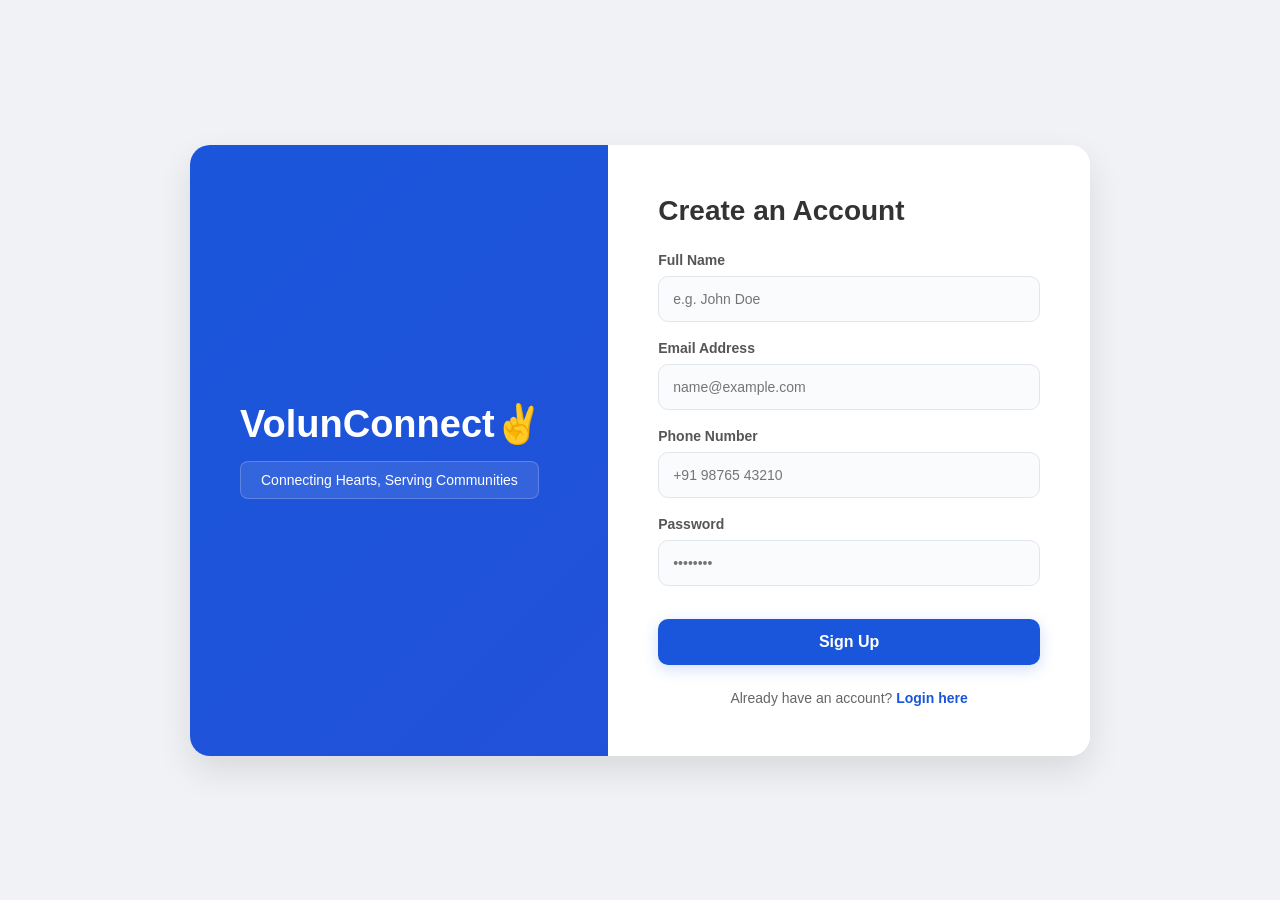
<file: backend/templates/signup.html>
<!DOCTYPE html>
<html lang="en">
<head>
    <meta charset="UTF-8">
    <meta name="viewport" content="width=device-width, initial-scale=1.0">
    <title>Welcome to VolunConnect</title>
    <style>
        /* Base Reset & Font */
        * { box-sizing: border-box; margin: 0; padding: 0; font-family: 'Segoe UI', Tahoma, Geneva, Verdana, sans-serif; }
        body { background: #f0f2f5; display: flex; justify-content: center; align-items: center; min-height: 100vh; padding: 20px; }
        
        /* Main Card Container */
        .container { 
            background: #fff; 
            border-radius: 20px; 
            box-shadow: 0 15px 35px rgba(0,0,0,0.1); 
            display: flex; 
            max-width: 900px; 
            width: 100%; 
            overflow: hidden; 
            position: relative;
        }

        /* Left Branding Panel */
        .left-panel { 
            background: linear-gradient(135deg, #1a56db, #2151D8); 
            color: white; 
            padding: 50px; 
            flex: 1; 
            display: flex; 
            flex-direction: column; 
            justify-content: center; 
        }
        .left-panel h1 { font-size: 38px; margin-bottom: 15px; font-weight: 800; }
        .left-panel p { font-size: 16px; opacity: 0.9; line-height: 1.6; margin-bottom: 20px;}
        .glass-badge {
            background: rgba(255, 255, 255, 0.1);
            backdrop-filter: blur(10px);
            padding: 10px 20px;
            border-radius: 8px;
            display: inline-block;
            border: 1px solid rgba(255, 255, 255, 0.2);
            font-size: 14px;
            width: fit-content;
        }

        /* Right Form Panel */
        .right-panel { padding: 50px; flex: 1.2; background: #ffffff; }
        .right-panel h2 { color: #333; margin-bottom: 25px; font-size: 28px; }
        
        /* Form Inputs */
        .form-group { margin-bottom: 18px; transition: all 0.3s ease; }
        .form-group label { display: block; margin-bottom: 8px; color: #555; font-size: 14px; font-weight: 600; }
        .form-group input { 
            width: 100%; 
            padding: 14px; 
            border: 1.5px solid #e1e5ee; 
            border-radius: 10px; 
            font-size: 14px; 
            transition: 0.3s; 
            background: #fafbfc;
        }
        .form-group input:focus { 
            border-color: #1a56db; 
            background: #fff;
            outline: none; 
            box-shadow: 0 0 0 4px rgba(26,86,219,0.1); 
        }

        /* Submit Button */
        .submit-btn { 
            background: #1a56db; 
            color: white; 
            border: none; 
            padding: 14px; 
            width: 100%; 
            border-radius: 10px; 
            font-size: 16px; 
            font-weight: bold; 
            cursor: pointer; 
            transition: 0.3s; 
            margin-top: 15px; 
            box-shadow: 0 4px 15px rgba(26,86,219,0.2);
        }
        .submit-btn:hover { background: #1545b3; transform: translateY(-2px); }

        /* Toggle Links */
        .toggle-link { text-align: center; margin-top: 25px; font-size: 14px; color: #666; }
        .toggle-link a { color: #1a56db; text-decoration: none; font-weight: bold; cursor: pointer; transition: 0.2s;}
        .toggle-link a:hover { text-decoration: underline; color: #1545b3; }
        
        .hidden { display: none; }

        /* Mobile Responsiveness */
        @media (max-width: 768px) {
            .container { flex-direction: column; }
            .left-panel { padding: 40px 30px; text-align: center; }
            .glass-badge { margin: 0 auto; }
            .right-panel { padding: 40px 30px; }
        }
    </style>
</head>
<body>

    <div class="container">
        <div class="left-panel">
            <h1>VolunConnect✌️</h1>
            <div class="glass-badge">Connecting Hearts, Serving Communities</div>
        </div>

        <div class="right-panel">
            <h2 id="form-title">Create an Account</h2>
            
            <form action="/signup" method="POST">
                
                <div class="form-group signup-only">
                    <label>Full Name</label>
                    <input type="text" name="FullName" placeholder="e.g. John Doe">
                </div>

                <div class="form-group">
                    <label>Email Address</label>
                    <input type="email" name="Username" placeholder="name@example.com" required>
                </div>

                <div class="form-group signup-only">
                    <label>Phone Number</label>
                    <input type="tel" name="Phone" placeholder="+91 98765 43210">
                </div>

                <div class="form-group">
                    <label>Password</label>
                    <input type="password" name="Password" placeholder="••••••••" required>
                </div>

                <button type="submit" class="submit-btn" id="submit-btn">Sign Up</button>

                <div class="toggle-link">
                    <span id="toggle-text">Already have an account?</span> 
                    <a href="/">Login here</a>
                </div>
            </form>
        </div>
    </div>

    <script>
        let isLogin = false; // By default, show Sign Up
        
        function toggleForm() {
            isLogin = !isLogin;
            const signupFields = document.querySelectorAll('.signup-only');
            const title = document.getElementById('form-title');
            const btn = document.getElementById('submit-btn');
            const text = document.getElementById('toggle-text');
            const action = document.getElementById('toggle-action');

            if (isLogin) {
                // Switch to Login View
                signupFields.forEach(f => f.classList.add('hidden'));
                title.innerText = "Welcome Back";
                btn.innerText = "Secure Login";
                text.innerText = "Don't have an account?";
                action.innerText = "Sign up here";
            } else {
                // Switch to Sign Up View
                signupFields.forEach(f => f.classList.remove('hidden'));
                title.innerText = "Create an Account";
                btn.innerText = "Sign Up";
                text.innerText = "Already have an account?";
                action.innerText = "Login here";
            }
        }
    </script>

</body>
</html>
</file>
